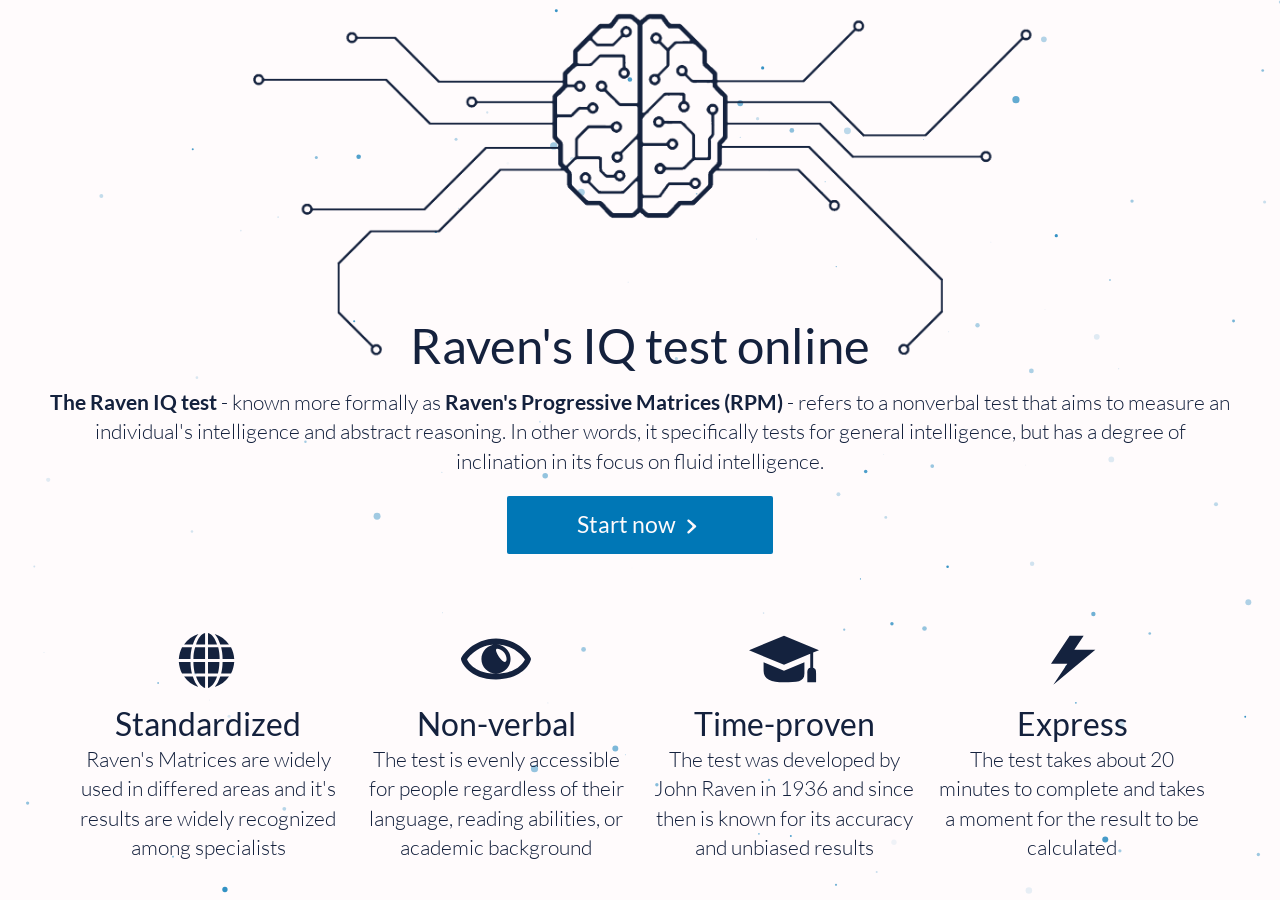
<file: public/index.html>
<!DOCTYPE html>
<html class="default-theme">
	<head>
		<meta charset="utf-8">
		<meta name="viewport" content="width=device-width, initial-scale=1">
		<title>Raven's IQ test</title>
		<script type="text/javascript" defer src="assets/js/jszip.min.js"></script>
		<script type="text/javascript" defer src="assets/js/particles.min.js"></script>
		<script type="text/javascript" defer src="assets/js/tester.js"></script>
		<link rel="stylesheet" href="assets/css/main.css">
	</head>
	<body>
		<main>
			<div class="announcement">
				<div class="announcement-body">
					<div class="big-logo"></div>
					<h1>Raven's IQ test online</h1>
					<div class="description"><strong>The Raven IQ test</strong> - known more formally as <strong>Raven's Progressive Matrices (RPM)</strong> - refers to a nonverbal test that aims to measure an individual's intelligence and abstract reasoning. In other words, it specifically tests for general intelligence, but has a degree of inclination in its focus on fluid intelligence.</div>
					<button class="start-test featured">
						<span class="text">Start now</span>
						<span class="icon"></span>
					</button>
					<div class="describers">
						<div class="item">
							<span class="icon globe"></span>
							<div class="text">
								<h4>Standardized</h4>
								<p>Raven's Matrices are widely used in differed areas and it's results are widely recognized among specialists</p>
							</div>
						</div>
						<div class="item">
							<span class="icon eye"></span>
							<div class="text">
								<h4>Non-verbal</h4>
								<p>The test is evenly accessible for people regardless of their language, reading abilities, or academic background</p>
							</div>
						</div>
						<div class="item">
							<span class="icon graduation"></span>
							<div class="text">
								<h4>Time-proven</h4>
								<p>The test was developed by John Raven in 1936 and since then is known for its accuracy and unbiased results</p>
							</div>
						</div>
						<div class="item">
							<span class="icon lightning"></span>
							<div class="text">
								<h4>Express</h4>
								<p>The test takes about 20 minutes to complete and takes a moment for the result to be calculated</p>
							</div>
						</div>
					</div>
				</div>
			</div>
		</main>
		<div class="hidden hidden-content">
			<div class="instruction">
				<h2>Test Instructions</h2>
				<p>Now you will be offered a series of graphic drawings. There are 60 of them in total, they are grouped into 5 sets.</p>
				<p>On each individual figure in the upper half of the sheet there is a rectangle that has a certain background or component elements (shapes) interconnected by some kind of dependence. In the lower right corner of the rectangle there is a cutout - a free, empty space.</p>
				<img class="replace-black" src="assets/img/instruction1.png" alt="Task">
				<p>Under the rectangle there are 2 rows of fragments (six or eight), which, in shape and size, exactly fit the cutout of the rectangle. Each proposed fragment has a different pattern.</p>
				<p>Your task is to find in a number of fragments one that would fit exactly into the free space. The prerequisite for a correct decision is a logical reasoning about the law according to which the drawing is drawn in the rectangle, the empty space in which you must fill.</p>
				<img src="assets/img/instruction2.png" alt="Answer">
				<p>Time to solve 60 tasks is limited to 20 minutes. Do not linger on the first tasks of the test, as their complexity increases all the time.</p>
				<div class="btn-panel"></div>
			</div>
			<div class="paywall-animation">
				<div class="progressbar">
					<div class="progressline"></div>
				</div>
				<ul class="milestone-list">
					<li class="active">
						<div class="bullet">
							<span class="point"></span>
						</div>
						<span>Submitting your result</span>
					</li>
					<li>
						<div class="bullet">
							<span class="point"></span>
						</div>
						<span>Calculating IQ score</span>
					</li>
					<li>
						<div class="bullet">
							<span class="point"></span>
						</div>
						<span>Generating certificate</span>
					</li>
					<li class="request-payment">
						<div class="bullet">
							<span class="point"></span>
						</div>
						<span>Selecting assessment option</span>
					</li>
				</ul>
			</div>
			<div class="paywall-panel" style="height: 0px">
				<form class="age">
					<fieldset class="card">
						<legend>Please, enter your age</legend>
						<input type="text" maxlength="2" data-autofocus="true">
						<button type="submit">
							<span class="icon"></span>
						</button>
						<div class="desc">
							<small>Age is needed to properly calculate your score</small>
						</div>
					</fieldset>
				</form>
				<form class="name">
					<fieldset class="card">
						<legend>Please, enter your name</legend>
						<input type="text" maxlength="40" data-autofocus="true">
						<button type="submit">
							<span class="icon"></span>
						</button>
						<div class="desc">
							<small>This name will be displayed on your certificate and result page</small>
						</div>
					</fieldset>
				</form>
				<div class="payment-options">
					<div class="payment-option">
						<div class="header">
							<h3 class="name">Minimal</h3>
							<div class="price">$5</div>
						</div>
						<div class="description">Minimalistic plan if you just want to view the result</div>
						<div class="inner-body">
							<div class="features">
								<h4>Features</h4>
								<ul>
									<li>
										<span class="feature-name">IQ Assessment</span>
									</li>
								</ul>
							</div>
							<button class="choose highlighted" type="submit" data-tier="0">Choose Package</button>
						</div>
					</div>
					<div class="payment-option featured">
						<div class="header">
							<h3 class="name">Advanced</h3>
							<div class="price">$15</div>
						</div>
						<div class="description">Preferred option for most users. Issues result certificate with permanent link</div>
						<div class="inner-body">
							<div class="features">
								<h4>Features</h4>
								<ul>
									<li>
										<span class="feature-name">IQ Assessment</span>
									</li>
									<li>
										<span class="feature-name">Permanent result link</span>
									</li>
									<li>
										<span class="feature-name">Raven's IQ Certificate</span>
									</li>
								</ul>
							</div>
							<button class="choose featured" type="submit" data-tier="2">Choose Package</button>
						</div>
					</div>
					<div class="payment-option">
						<div class="header">
							<h3 class="name">Standard</h3>
							<div class="price">$10</div>
						</div>
						<div class="description">Provides IQ assessment as well as permanent shareable result link</div>
						<div class="inner-body">
							<div class="features">
								<h4>Features</h4>
								<ul>
									<li>
										<span class="feature-name">IQ Assessment</span>
									</li>
									<li>
										<span class="feature-name">Permanent result link</span>
									</li>
								</ul>
							</div>
							<button class="choose highlighted" type="submit" data-tier="1">Choose Package</button>
						</div>
					</div>
				</div>
			</div>
			<div class="timeout-modal">
				<div class="backdrop"></div>
				<div class="card modal">
					<div class="icon"></div>
					<div class="message">Time is up!</div>
					<button class="finish">
						<span class="text">Finish</span>
						<span class="icon"></span>
					</button>
				</div>
			</div>
		</div>
		<div class="page-bg" id="particles-target"></div>
	</body>
</html>
</file>
<file: public/assets/css/main.css>
/* CSS reset */
html,body,div,span,applet,object,iframe,h1,h2,h3,h4,h5,h6,p,a,img,ins,kbd,q,s,samp,tt,var,b,u,i,dl,dt,dd,ol,ul,li,fieldset,form,label,legend,table,caption,tbody,tfoot,thead,tr,th,td,article,aside,canvas,details,embed,figure,figcaption,footer,header,hgroup,menu,nav,output,ruby,section,summary,time,mark,audio,video,button{margin:0;padding:0;border:0;font-size:100%;font:inherit;vertical-align:baseline}
article,aside,details,figcaption,figure,footer,header,hgroup,menu,nav,section{display: block}
body{line-height:1}
ol,ul{list-style:none}
table{border-collapse:collapse;border-spacing:0}

@keyframes bg-appear{
	0% {
		transform: scale(0);
	}
	100% {
		transform: scale(1);
	}
}

@keyframes blinking{
	0% {
		color: red;
	}
	50% {
		color: var(--text-color);
	}
	100% {
		color: red;
	}
}

@font-face {
	font-family: "Lato";
	font-weight: 300;
	src: url("../fonts/Lato-Light.ttf") format("truetype");
}

@font-face {
	font-family: "Lato";
	font-weight: 400;
	src: url("../fonts/Lato-Regular.ttf") format("truetype");
}

@font-face {
	font-family: "Lato";
	font-weight: 700;
	src: url("../fonts/Lato-Bold.ttf") format("truetype");
}

@font-face {
	font-family: "Lato";
	font-weight: 900;
	src: url("../fonts/Lato-Black.ttf") format("truetype");
}

html {
	font-size: 21px;
	font-family: "Lato", sans-serif;
	font-weight: 300;
	--icon-done: url("data:image/svg+xml,%3Csvg xmlns='http://www.w3.org/2000/svg' viewBox='0 0 24 24'%3E%3Cg fill='%23000000'%3E%3Cpath d='M22.5 4.5c-.8-.8-2.2-.8-3 0L9 15l-4.5-4.5c-.8-.8-2.2-.8-3 0s-.8 2.2 0 3L9 21 22.5 7.5c.8-.8.8-2.2 0-3z'%3E%3C/path%3E%3C/g%3E%3C/svg%3E");
	--icon-right: url("data:image/svg+xml,%3Csvg xmlns='http://www.w3.org/2000/svg' viewBox='0 0 24 24'%3E%3Cg fill='%23000000'%3E%3Cpath d='M7.6 5.8c0 .4.1.7.4.9l4.6 4.3c.5.5.5 1.4 0 1.9L8 17.2c-.3.2-.4.6-.4.9 0 1.1 1.3 1.7 2.1.9l6.8-6.2c.6-.5.6-1.4 0-1.9l-6.8-6c-.8-.7-2.1-.1-2.1.9z'%3E%3C/path%3E%3C/g%3E%3C/svg%3E");
	--icon-left: url("data:image/svg+xml,%3Csvg xmlns='http://www.w3.org/2000/svg' viewBox='0 0 24 24'%3E%3Cg fill='%23000000'%3E%3Cpath d='M16.4 18.2c0-.4-.1-.7-.4-.9L11.4 13c-.5-.5-.5-1.4 0-1.9L16 6.8c.3-.2.4-.6.4-.9 0-1.1-1.3-1.7-2.1-.9l-6.8 6.2c-.6.5-.6 1.4 0 1.9l6.8 6.2c.8.5 2.1-.1 2.1-1.1z'%3E%3C/path%3E%3C/g%3E%3C/svg%3E");
	--icon-timer: url("data:image/svg+xml,%3Csvg xmlns='http://www.w3.org/2000/svg' viewBox='0 0 24 24'%3E%3Cg fill='%23000000'%3E%3Cpath d='M21 6l-2-2-1.7 1.7C16 4.8 14.6 4.2 13 4.1V3h1c.5 0 1-.5 1-1s-.5-1-1-1h-4c-.5 0-1 .5-1 1s.5 1 1 1h1v1.1c-1.6.1-3 .7-4.3 1.6L5 4 3 6l1.7 1.7C3.6 9.2 3 11 3 13c0 5 4 9 9 9s9-4 9-9c0-2-.6-3.8-1.7-5.3L21 6zm-4.1 11.9L12 13V6c3.9 0 7 3.1 7 7 0 1.9-.8 3.7-2.1 4.9z'%3E%3C/path%3E%3C/g%3E%3C/svg%3E");
	--icon-globe: url("data:image/svg+xml,%3Csvg xmlns='http://www.w3.org/2000/svg' viewBox='0 0 24 24'%3E%3Cg fill='%23000000'%3E%3Cpath d='M11 12V8H7.6c-.4 1.2-.6 2.6-.6 4h4zM2 12h4c0-1.4.2-2.8.5-4H3.1c-.6 1.2-1 2.6-1.1 4zM6.5 17c-.3-1.2-.5-2.6-.5-4H2c.1 1.4.5 2.8 1.1 4h3.4zM16 12c0-1.4-.2-2.8-.5-4H12v4h4zM12 3.1V7h3.1c-.7-2.1-1.8-3.6-3.1-3.9zM16.2 7h3c-1.2-1.7-2.9-3-4.9-3.6.8.9 1.4 2.1 1.9 3.6zM11 7V3.1C9.7 3.4 8.6 4.9 7.9 7H11zM11 13H7c0 1.4.2 2.8.5 4H11v-4zM16.5 8c.3 1.2.5 2.6.5 4h4c-.1-1.4-.5-2.8-1.1-4h-3.4zM6.8 18h-3c1.2 1.7 2.9 3 4.9 3.6-.8-.9-1.4-2.1-1.9-3.6zM6.8 7c.5-1.5 1.1-2.7 1.9-3.6C6.7 4 5 5.3 3.8 7h3zM16.2 18c-.5 1.5-1.1 2.7-1.9 3.6 2-.6 3.7-1.9 4.9-3.6h-3zM12 18v3.9c1.3-.3 2.4-1.8 3.1-3.9H12zM21 13h-4c0 1.4-.2 2.8-.5 4h3.4c.6-1.2 1-2.6 1.1-4zM11 21.9V18H7.9c.7 2.1 1.8 3.6 3.1 3.9zM12 13v4h3.4c.3-1.2.5-2.6.5-4H12z'%3E%3C/path%3E%3C/g%3E%3C/svg%3E");
	--icon-eye: url("data:image/svg+xml,%3Csvg xmlns='http://www.w3.org/2000/svg' viewBox='0 0 24 24'%3E%3Cg fill='%23000000'%3E%3Cpath d='M12 7c5.79 0 9.14 3.91 9.91 5.13C21.33 13.51 18.67 17 12 17s-9.33-3.49-9.91-4.87C2.86 10.91 6.21 7 12 7m0-2C4.37 5 0 11 0 12s2.71 7 12 7 12-6 12-7-4.37-7-12-7zm0 2c-2.76 0-5 2.24-5 5s2.24 5 5 5 5-2.24 5-5-2.24-5-5-5zm3 6c-1 0-3-3-3-4s1.7-.3 2.71.71S16 13 15 13z'%3E%3C/path%3E%3C/g%3E%3C/svg%3E");
	--icon-graduation: url("data:image/svg+xml,%3Csvg xmlns='http://www.w3.org/2000/svg' viewBox='0 0 24 24'%3E%3Cg fill='%23000000'%3E%3Cpath d='M5 13.1V16c0 3 2.6 4 7 4s7 0 7-3v-3.9L12 16l-7-2.9z'%3E%3C/path%3E%3Cpath d='M22 15V9.8l2-.8-12-5L0 9l12 5 9-3.8V15c-1 .2-1 1.1-1 2v3h3v-3c0-.9 0-1.7-1-2z'%3E%3C/path%3E%3C/g%3E%3C/svg%3E");
	--icon-lightning: url("data:image/svg+xml,%3Csvg xmlns='http://www.w3.org/2000/svg' viewBox='0 0 24 24'%3E%3Cg fill='%23000000'%3E%3Cpath d='M22 8h-9l4-6h-6L3 14h7l-6 9z'%3E%3C/path%3E%3C/g%3E%3C/svg%3E");
	--content-width: 800px;
}

html.default-theme {
	--background-color: #FFFBFC;
	--secondary-bg-color: #e5e5e5;
	--selected-color: #e5e5e5;
	--main-color: #14213d;
	--text-color: #14213d;
	--featured-color: #0077b6;
	--black-to-text-filter: invert(8%) sepia(51%) saturate(1848%) hue-rotate(200deg) brightness(99%) contrast(92%);;
	--black-to-bg-filter: invert(100%) sepia(62%) saturate(587%) hue-rotate(287deg) brightness(100%) contrast(110%);
	--black-to-featured-filter: invert(26%) sepia(98%) saturate(1797%) hue-rotate(181deg) brightness(94%) contrast(101%);
}

@media(max-width: 800px){
	:root {
		--content-width: 100%;
	}
}

html,body {
	color: var(--text-color);
	text-size-adjust: none;
	-webkit-text-size-adjust: none;
	-moz-text-size-adjust: none;
	-ms-text-size-adjust: none;
}

body{
	min-height: 100vh;
	background-color: var(--background-color);
}

button{
	border: none;
	background-color: transparent;
	padding: 16px 25px;
	font-weight: 400;
	font-size: 1.1rem;
	transition-property: box-shadow, transform, background-color;
	transition-duration: 150ms;
	transition-timing-function: ease-out;
	border-radius: 2px;
	box-shadow: 0px 0px 0px 0px rgba(0,0,0,0.35);
	color: var(--text-color);
	cursor: pointer;
}

button:disabled{
	background-color: var(--secondary-bg-color);
	cursor: default;
}

button:disabled > *{
	opacity: .6;
}

button:hover:not(:disabled){
	background-color: inherit;
	box-shadow: 2px 2px 8px 0px rgba(0,0,0,0.35);
}

button.selected:not(:disabled){
	background-color: var(--selected-color);
	transition-duration: 0ms;
	transform: translate(0, 0);
}

button:hover:not(:disabled){
	transform: translate(-2px, -2px);
	transition-duration: 150ms;
}

button:active:not(:disabled){
	background-color: var(--selected-color);
	box-shadow: 0px 0px 0px 0px rgba(0,0,0,0.35);
	transition-duration: 0ms;
	transform: translate(0, 0);
}

button .text{
	display: inline-block;
	vertical-align: middle;
}

button.highlighted{
	border: 1px solid var(--featured-color);
	color: var(--featured-color);
}

button.highlighted:hover{
	border: 1px solid var(--featured-color);
	background-color: var(--featured-color);
	transform: translate(-4px, -4px);
	box-shadow: 2px 2px 8px 0px rgba(0,0,0,0.55);
	color: var(--background-color);
}

button.highlighted:active:not(:disabled){
	box-shadow: 0px 0px 0px 0px rgba(0,0,0,0.35);
	transition-duration: 0ms;
	transform: translate(0, 0);
}

button.featured{
	background-color: var(--featured-color);
	color: var(--background-color);
}

button.featured:hover:not(:disabled){
	background-color: var(--featured-color);
	box-shadow: 2px 2px 8px 0px rgba(0,0,0,0.35);
}

button.featured:active:not(:disabled){
	box-shadow: 0px 0px 0px 0px rgba(0,0,0,0.35);
	transition-duration: 0ms;
	transform: translate(0, 0);
}


body.mobile button{
	transition: none !important;
	transform: none !important;
}

.icon{
	display: inline-block;
	width: 1em;
	height: 1em;
	background-size: 100%;
	vertical-align: middle;
	margin: 0 8px;
	filter: var(--black-to-text-filter);
	background-position: center;
	background-repeat: no-repeat;
}

.icon.globe{
	background-image: var(--icon-globe);
}

.icon.lightning{
	background-image: var(--icon-lightning);
	background-size: 80%;
}

.icon.eye{
	background-image: var(--icon-eye);
}

.icon.graduation{
	background-image: var(--icon-graduation);
}

button.featured .icon{
	filter: var(--black-to-bg-filter);
}

button .icon:last-child{
	margin-right: 0;
}

button .icon:first-child{
	margin-left: 0;
}

h1{
	line-height: 150%;
	font-size: 2.35rem;
    font-weight: 500;
}

h2{
	line-height: 150%;
    font-size: 1.6rem;
    font-weight: 500;
}

small{
	font-size: .78em;
	color: gray;
}

img.replace-black{
	filter: var(--black-to-text-filter);
}

.hidden{
	display: none !important;
}


.card{
	background-color: var(--background-color);
	box-shadow: 2px 2px 8px 0px rgba(0,0,0,0.7);
	border-radius: 5px;
	padding: 15px;
	margin: 10px;
}


main{
	display: grid;
	grid-template-rows: 1fr;
	align-items: center;
	justify-items: center;
	height: 100vh;
	width: 100%;
	transition-property: opacity;
	transition-duration: 300ms;
	transition-timing-function: ease-out;
	overflow: hidden auto;
}

main.faded{
	opacity: 0;
}

header, footer{
	width: 100%;
	height: 70px;
}

header {
	background: linear-gradient(180deg, rgba(255,251,252,1) 0%, rgba(255,251,252,1) 57%, rgba(255,251,252,0.31414572665003504) 92%, rgba(255,251,252,0) 100%);
}

header .logo{
	display: inline-block;
	padding: 10px;
	user-select: none;
	color: inherit;
	text-decoration: inherit;
}

header .logo .icon{
	background-image: url("../img/logo.png");
	width: 47px;
	height: 47px;
	margin: 0;
	margin-right: 7px;
}

header .logo .text{
	font-weight: 600;
	font-size: 1.4rem;
	vertical-align: middle;
}

.page-bg{
	position: fixed;
	top: 0;
	left: 0;
	z-index: -1;
	width: 100%;
	height: 100%;
	background-color: var(--background-color);
}

.page-bg .particles-js-canvas-el{
	transition: transform 1.4s ease-out;
	transform: scale(0);
}

.page-bg .particles-js-canvas-el.loaded{
	transform: scale(1);
}

.announcement{
	opacity: 1;
	text-align: center;
	width: 100%;
}

.announcement .announcement-body{
	width: 100%;
	max-width: 1200px;
	margin: auto;
}

.announcement .announcement-body .big-logo{
	padding-top: 360px;
	margin: auto;
	max-width: 800px;
	width: 100%;
	background-image: url("../img/full_logo.png");
	background-repeat: no-repeat;
	background-position: center;
	background-size: 100% auto;
	margin-bottom: -52px;
	filter: var(--black-to-text-filter);
}

@media(max-width: 800px){
	.announcement .announcement-body .big-logo{
		padding-top: 50%;
		background-size: 160% auto;
		margin-bottom: 0;
		margin-top: 30px;
		background-position: center top;
	}
}

@media(max-width: 500px){
	.announcement h1{
		font-size: 1.7rem;
	}
}

.announcement .announcement-body .description{
	line-height: 140%;
	margin: 5px 10px 20px 10px;
}

.announcement .start-test{
	padding: 14px 70px 18px 70px;
}

.announcement .start-test .icon{
	background-image: var(--icon-right);
	filter: var(--black-to-bg-filter);
	position: relative;
	top: 2px;
	margin: 0;
}

.announcement .describers{
	display: grid;
	grid-template-columns: 1fr 1fr 1fr 1fr;
	justify-items: center;
	position: relative;
	margin: 50px 0;
}

.announcement .describers > .item{
	max-width: 300px;
	padding: 10px;
	box-sizing: border-box;
}

.announcement .describers > .item > .icon{
	width: 70px;
	height: 70px;
	margin: 10px;
}

.announcement .describers h4{
	font-size: 1.5rem;
	font-weight: 500;
	line-height: 130%;
}

.announcement .describers p{
	line-height: 140%;
}

@media(min-width: 1201px){
	.announcement .describers{
		left: calc(0px - (90vw - 100%) / 2);
		width: 90vw;
	}
}

@media(max-width: 800px){
	.announcement .describers{
		grid-template-columns: 1fr 1fr;
	}
	
	.announcement .describers > .item{
		max-width: 100%;
	}
}

@media(max-width: 400px){
	.announcement .describers{
		grid-template-columns: 100%;
	}
}




.test-container{
	display: grid;
	align-items: center;
	justify-items: center;
	grid-template-columns: 1fr;
	grid-template-rows: 1fr;
	position: fixed;
	top: 0;
	left: 0;
	width: 100%;
	height: 100%;
	overflow: hidden;
}

.test-container.hidden{
	display: block !important;
	width: 0;
	height: 0;
}

.tester-page{
	grid-column-start: 1;
	grid-column-end: 2;
	grid-row-start: 1;
	grid-row-end: 2;
	width: 100%;
	height: 100%;
	overflow-y: auto;
	box-sizing: border-box;
	background-color: transparent;
	z-index: -1;
	opacity: 0;
	pointer-events: none;
	transition-property: opacity;
	transition-duration: 300ms;
	transition-timing-function: ease-out;
	backdrop-filter: none;
}

.tester-page.active{
	opacity: 1;
	z-index: 1;
	pointer-events: auto;
}


.tester-page.intro{
	display: grid;
	grid-template-columns: 1fr;
	align-items: center;
	justify-items: center;
}

body.desktop .tester-page.intro.active{
	backdrop-filter: blur(2px);
}

.tester-page.intro .instruction{
	width: var(--content-width);
	text-align: center;
	box-sizing: border-box;
	padding: 1rem .4rem 0 .4rem;
}

.tester-page.intro p{
	text-align: left;
	margin: 15px 0;
	font-size: 1.1rem;
}

.tester-page.intro img{
	max-width: 100%;
}

.tester-page.intro .btn-panel{
	background: linear-gradient(0deg, rgba(255,251,252,1) 0%, rgba(255,251,252,1) 57%, rgba(255,251,252,0.31414572665003504) 92%, rgba(255,251,252,0) 100%);
	position: sticky;
	bottom: 0;
	padding: 20px 0;
}

.tester-page.intro button.start .icon{
	background-image: var(--icon-right);
}



.tester-page.questions{
	user-select: none;
	background-color: var(--background-color);
	display: grid;
	grid-template-columns: 1fr;
	grid-template-rows: auto 1fr;
	gap: 20px;
	backdrop-filter: none;
	padding: 25px 0;
}

.questions-list{
	display: grid;
	grid-template-rows: 1fr;
	grid-template-columns: 1fr;
	align-items: center;
	justify-items: center;
}

.question{
	grid-column-start: 1;
	grid-column-end: 2;
	grid-row-start: 1;
	grid-row-end: 2;
	width: var(--content-width);
	transform-origin: center;
	transition: opacity 150ms 50ms, transform 150ms 50ms, margin-top 0ms 0ms;
	margin-top: 0;
}

.question:not(.selected){
	z-index: -1;
	transform: scale(.95);
	opacity: 0;
	transition: opacity 50ms 0ms, transform 50ms 0ms, margin-top 0ms 300ms;
	pointer-events: none;
	margin-top: -1000px; /* trick to avoid hidden questions expanding the page */
	overflow: hidden;
}

body.mobile .question{
	transition: none;
}

body.mobile .question:not(.selected){
	display: none;
}

.question-img-wrapper, .answer-img-wrapper{
	margin: auto;
	overflow: hidden;
	position: relative;
}

.question-img-wrapper > img, .answer-img-wrapper > img{
	position: absolute;
}

.question[data-answers_amount="8"] > .question-img-wrapper{
	width: 290px;
	height: 240px;
}

.question[data-answers_amount="8"] > .question-img-wrapper .question-img{
	top: -2px;
	left: -2px;
}

.question[data-answers_amount="8"] .answer-img-wrapper{
	width: 120px;
	height: 72px;
}

.question[data-answers_amount="8"] .answer:nth-child(1) .answer-img{
	top: -270px;
	left: 0px;
}

.question[data-answers_amount="8"] .answer:nth-child(2) .answer-img{
	top: -270px;
	left: -121px;
}

.question[data-answers_amount="8"] .answer:nth-child(3) .answer-img{
	top: -270px;
	left: -242px;
}

.question[data-answers_amount="8"] .answer:nth-child(4) .answer-img{
	top: -270px;
	left: -363px;
}

.question[data-answers_amount="8"] .answer:nth-child(5) .answer-img{
	top: -368px;
	left: 0px;
}

.question[data-answers_amount="8"] .answer:nth-child(6) .answer-img{
	top: -368px;
	left: -121px;
}

.question[data-answers_amount="8"] .answer:nth-child(7) .answer-img{
	top: -368px;
	left: -242px;
}

.question[data-answers_amount="8"] .answer:nth-child(8) .answer-img{
	top: -368px;
	left: -363px;
}


.question[data-answers_amount="6"] > .question-img-wrapper{
	width: 335px;
	height: 210px;
}

.question[data-answers_amount="6"] > .question-img-wrapper .question-img{
	top: -2px;
	left: -2px;
}

.question[data-answers_amount="6"] .answer-img-wrapper{
	width: 130px;
	height: 82px;
}

.question[data-answers_amount="6"] .answer:nth-child(1) .answer-img{
	top: -245px;
	left: 0px;
}

.question[data-answers_amount="6"] .answer:nth-child(2) .answer-img{
	top: -245px;
	left: -150px;
}

.question[data-answers_amount="6"] .answer:nth-child(3) .answer-img{
	top: -245px;
	left: -300px;
}

.question[data-answers_amount="6"] .answer:nth-child(4) .answer-img{
	top: -358px;
	left: 0px;
}

.question[data-answers_amount="6"] .answer:nth-child(5) .answer-img{
	top: -358px;
	left: -150px;
}

.question[data-answers_amount="6"] .answer:nth-child(6) .answer-img{
	top: -358px;
	left: -300px;
}


.test-info{
	width: var(--content-width);
	margin: auto;
}

.test-info > .timer{
	display: grid;
	grid-template-columns: 70px 70px;
	justify-content: center;
	font-weight: 400;
	padding: 12px 0;
	gap: 10px;
	text-align: center;
}

.test-info > .timer .time-left.ending{
	animation: blinking 1s infinite;
}

.test-info > .progress{
	overflow: hidden;
	position: relative;
	margin-top: 15px;
	margin-bottom: 20px;
	width: 100%;
}

.test-info > .progress .slider{
	position: relative;
	top: 0;
	left: 0;
	width: calc(100% * 5);
	transition-property: left;
	transition-duration: 300ms;
	transition-timing-function: ease-out;
}

.milestone-line{
	display: inline-block;
	width: 20%;
	height: 30px;
	text-align: center;
	position: relative;
}

.milestone-line .point{
	display: inline-block;
	width: 30px;
	height: 30px;
	box-sizing: border-box;
	margin: 0 calc((100% - 30px * 12) / 24);
	border-radius: 50%;
	background-color: transparent;
	position: relative;
	overflow: visible;
}

.milestone-line .point.accessible{
	cursor: pointer;
}

.milestone-line .point.accessible:hover{
	background-color: rgba(0,0,0,.05);
}

.milestone-line .point::before{
	content: "";
	display: block;
	position: absolute;
	top: calc((100% - 15px) / 2);
	left: calc((100% - 15px) / 2);
	width: 15px;
	height: 15px;
	background-color: var(--secondary-bg-color);
	border-radius: 50%;
	opacity: 1;
	transition-property: opacity;
	transition-duration: 200ms;
	transition-timing-function: linear;
}

.milestone-line .point.active::before{
	opacity: 0;
}

.milestone-line .point.current::before{
	opacity: 0;
}

.milestone-line .point::after{
	content: "";
	display: block;
	position: absolute;
	top: 50%;
	left: 50%;
	width: 0;
	height: 0;
	background-color: var(--main-color);
	transition-property: top, left, width, height, border-width, opacity;
	transition-duration: 100ms;
	transition-timing-function: linear;
	border-radius: 50%;
	box-sizing: border-box;
	border: 0 solid var(--background-color);
	opacity: 0;
}

body.mobile .milestone-line .point::after{
	transition: none;
}

.milestone-line .point.active::after{
	top: calc((100% - 18px) / 2);
	left: calc((100% - 18px) / 2);
	width: 18px;
	height: 18px;
	border-width: 2px;
	opacity: 1;
}

.milestone-line .point.current::after{
	top: calc((100% - 24px) / 2);
	left: calc((100% - 24px) / 2);
	width: 24px;
	height: 24px;
	border-width: 2px;
	opacity: 1;
}

.milestone-line .progressbar{
	position: absolute;
	height: 4px;
	width: calc(100% / 12 * 11);
	top: calc(50% - 2px);
	left: calc(100% / 24);
	background-color: var(--secondary-bg-color);
	overflow: hidden;
}

.milestone-line .progressline{
	background-color: var(--main-color);
	height: 100%;
	width: 0;
	transition-property: width;
	transition-duration: 100ms;
	transition-timing-function: linear;
}

body.mobile .milestone-line .progressline{
	transition: none;
}

.test-info .sets{
	width: 60%;
	height: 45px;
	margin: auto;
}

.test-info .set{
	display: inline-grid;
	position: relative;
	padding: 0;
	width: 20%;
	height: 100%;
	grid-template-rows: 1fr;
	align-content: center;
	align-items: center;
	border-radius: 0;
	box-sizing: border-box;
	border-top: 2px solid var(--secondary-bg-color);
}

.test-info .set:hover{
	z-index: 1;
}

.test-info .set .set-name{
	display: block;
	font-weight: 400;
	position: relative;
	z-index: 1;
}

.test-info .set .set-progress{
	position: absolute;
	width: 100%;
	height: 5px;
	top: -2px;
	left: 0;
}

.test-info .set .set-progress .set-progress-line{
	height: 100%;
	width: 0%;
	background: linear-gradient(180deg, rgba(20,33,61,1) 0%, rgba(20,33,61,1) 12%, rgba(20,33,61,0) 100%);
	transition-property: width;
	transition-duration: 100ms;
	transition-timing-function: linear;
}

.test-info .buttons{
	text-align: center;
	height: 60px;
}

.test-info .buttons button{
	width: 170px;
	margin: 0 5px;
}

button.prev .icon{
	background-image: var(--icon-left);
}
button.next .icon{
	background-image: var(--icon-right);
}
button.finish .icon{
	background-image: var(--icon-done);
}


.question .answers{
	text-align: center;
	margin: 20px auto;
}

.question[data-answers_amount="6"] .answers{
	max-width: 600px;
}

.question .answer{
	display: inline-grid;
	align-content: center;
	justify-content: center;
	width: 150px;
	height: 150px;
	margin: 10px;
}



.tester-page.paywall{
	display: grid;
	grid-template-columns: auto;
	align-items: center;
	justify-items: center;
	gap: 20px;
	background-color: var(--background-color);
	backdrop-filter: none;
}

.tester-page.paywall .paywall-animation{
	position: relative;
	transform: scale(.85);
	opacity: 0;
	transition-duration: 400ms;
	transition-timing-function: ease-out;
	transition-property: opacity, transform;
}

.tester-page.paywall.active .paywall-animation{
	transform: scale(1);
	opacity: 1;
}

.milestone-list{
	font-size: 2.1rem;
}

.milestone-list li{
	transition-property: opacity;
	transition-duration: 150ms;
	transition-timing-function: linear;
	color: var(--text-color);
	opacity: 1;
}

.milestone-list li:not(.active):not(.complete) > span{
	opacity: .35;
}

.milestone-list li{
	display: grid;
	grid-template-columns: auto auto;
	justify-content: start;
	align-items: center;
}

.milestone-list li .bullet{
	position: relative;
	display: grid;
	grid-template-columns: 1fr;
	align-items: center;
	justify-items: center;
	height: 100%;
}

.milestone-list li .bullet::before, .milestone-list li .bullet::after{
	content: "";
	position: absolute;
	display: block;
	width: 6px;
	height: 100%;
	top: 0;
	left: calc(50% - 3px);
	z-index: -1;
}

.milestone-list li:first-child .bullet::before, .milestone-list li:first-child .bullet::after{
	clip-path: inset(50% 0 0 0);
}

.milestone-list li:last-child .bullet::before, .milestone-list li:last-child .bullet::after{
	clip-path: inset(0 0 50% 0);
}

.milestone-list li .bullet::before{
	background-color: var(--secondary-bg-color);
}

.milestone-list li .bullet::after{
	padding-bottom: 100%;
	box-sizing: border-box;
	background-clip: content-box;
	background-color: var(--main-color);
	transition-delay: 0ms;
	transition-property: padding-bottom;
	transition-duration: 60ms;
	transition-timing-function: linear;
}

.milestone-list li.active .bullet::after{
	transition-delay: 360ms;
	padding-bottom: 50%;
}

.milestone-list li.complete .bullet::after{
	transition-delay: 300ms;
	padding-bottom: 0%;
}

.milestone-list .point{
	display: grid;
	align-items: center;
	justify-items: center;
	width: 100px;
	height: 100px;
}

@media(max-width: 800px){
	.milestone-list{
		font-size: 1.4rem;
	}
	
	.milestone-list li .bullet::before, .milestone-list li .bullet::after{
		left: calc(30px - 2px);
		width: 4px;
	}
	
	.milestone-list .point{
		width: 60px;
		height: 60px;
	}
}

.milestone-list .point::before, .milestone-list .point::after{
	content: "";
	grid-column-start: 1;
	grid-column-end: 2;
	grid-row-start: 1;
	grid-row-end: 2;
	display: block;
}

.milestone-list .point::before{
	background-color: var(--secondary-bg-color);
	border-radius: 50%;
	width: 100%;
	height: 100%;
	transform: scale(.26);
	transform-origin: center;
	transition: transform 350ms cubic-bezier(.79,2,.81,.84), background-color 150ms 380ms ease-out;
	border: 8px solid var(--background-color);
}

.milestone-list li.active .point::before{
	background-color: var(--main-color);
}

.milestone-list li.complete .point::before{
	background-color: var(--main-color);
	transform: scale(.36);
}

.milestone-list .point::after{
	width: 100%;
	height: 100%;
	transform: scale(.2);
	background-image: var(--icon-done);
	filter: var(--black-to-bg-filter);
	opacity: 0;
	transition-delay: 100ms;
	transition-property: opacity;
	transition-duration: 300ms;
	transition-timing-function: ease-out;
	z-index: 1;
}

.milestone-list li.complete .point::after{
	opacity: 1;
}


.paywall-panel{
	overflow: hidden;
	display: grid;
	width: 100%;
	align-self: start;
	grid-template-columns: auto;
	align-items: center;
	align-content: center;
	justify-items: center;
	justify-content: center;
	transition-property: height, opacity;
	transition-timing-function: ease-out;
	transition-duration: 300ms;
}

.paywall-panel > *{
	grid-column-start: 1;
	grid-column-end: 2;
	grid-row-start: 1;
	grid-row-end: 2;
}

.paywall-panel > *:not(.shown){
	display: none;
}

.paywall-panel:not(.active){
	height: 0;
	opacity: 0;
}

.paywall-panel fieldset{
	padding: 20px 40px;
	margin: 10px;
	text-align: center;
}

.paywall-panel form button[type="submit"]{
	padding: 8px;
	vertical-align: middle;
	margin-left: 10px;
}

.paywall-panel form button[type="submit"] .icon{
	background-image: var(--icon-right);
	width: 1.6em;
	height: 1.6em;
}

.paywall-panel form legend{
	font-weight: 400;
	font-size: 1.07em;
	float: left;
	width: 100%;
	padding-bottom: 12px;
}

.paywall-panel form input[type="text"]{
	font-family: inherit;
	font-weight: 500;
	font-size: 1.2em;
	vertical-align: middle;
	border: 1px solid var(--main-color);
	padding: .25em .4em;
}

.paywall-panel form input[type="text"]:disabled{
	background-color: var(--secondary-bg-color);
}

.paywall-panel form.age input[type="text"]{
	width: 60px;
}

.paywall-panel form.name input[type="text"]{
	max-width: 70%;
}


.payment-options{
	display: grid;
	grid-template-columns: 1fr 1fr 1fr;
	gap: 50px 40px;
	padding: 40px 20px;
}

.payment-options:not(.shown){
	display: grid;
	visibility: hidden;
}

.payment-options .payment-option{
	max-width: 400px;
	margin: 0;
	box-sizing: border-box;
	position: relative;
	opacity: 0;
	transform: scale(.8);
	transform-origin: center;
	transition-property: transform, opacity;
	transition-timing-function: ease-out;
	transition-duration: 400ms;
	transition-delay: 300ms;
	background-color: var(--background-color);
	box-shadow: 2px 2px 8px 0px rgba(0,0,0,0.7);
	border-radius: 5px;
}

@media(min-width: 801px){
	.payment-options .payment-option:nth-child(1){
		transform: scale(.9) translateX(50%);
		transition-delay: 450ms;
	}
	
	.payment-options .payment-option:nth-child(2){
		transform: scale(.7);
		transition-delay: 300ms;
	}
	
	.payment-options .payment-option:nth-child(3){
		transform: scale(.9) translateX(-50%);
		transition-delay: 450ms;
	}
	
}

.payment-options.shown .payment-option:nth-child(2){
	z-index: 1;
	transform: scale(1.1);
}

.payment-options.shown .payment-option{
	opacity: 1;
	transform: scale(1);
}

.payment-options .payment-option.featured::before{
	content: "Most popular";
	text-transform: uppercase;
	display: inline-block;
	position: absolute;
	top: 0;
	left: 50%;
	transform: translateX(-50%) translateY(-50%);
	background-color: var(--featured-color);
	color: var(--background-color);
	font-size: .63rem;
	border-radius: 1em;
	padding: 4px 25px;
}

@media(max-width: 800px){
	.payment-options{
		grid-template-columns: 100%;
	}
	
	.payment-options .payment-option{
		max-width: none;
		width: 100%;
	}
}

.payment-options .payment-option .header{
	display: grid;
	grid-template-columns: 1fr auto;
	align-items: center;
	margin-bottom: 7px;
	margin: 15px 15px 0 15px;
}

.payment-options .payment-option .name{
	font-weight: 700;
	font-size: 1.9rem;
}

.payment-options .payment-option .price{
	font-size: 1.35rem;
	font-weight: 400;
}

.payment-options .payment-option .description{
	font-size: .78em;
	color: gray;
	line-height: 115%;
	height: 60px;
	margin: 0 15px;
}

.payment-options .payment-option .inner-body{
	padding-bottom: 15px;
	box-shadow: 0px 11px 11px -10px rgba(0,0,0,0.15) inset;
	background-color: var(--secondary-bg-color);
	padding-top: 11px;
}

.payment-options .payment-option .features{
	height: 260px;
	margin: 0 15px;
}

.payment-options .payment-option .features h4{
	font-weight: 500;
	font-size: 1.22rem;
	margin-bottom: 11px;
}

.payment-options .payment-option .features li{
	margin: 12px 0;
}

.payment-options .payment-option .features .feature-name{
	vertical-align: middle;
	font-size: 1.1em;
}

.payment-options .payment-option .features li:before{
	content: "";
	display: inline-block;
	width: 1em;
	height: 1em;
	background-image: var(--icon-done);
	vertical-align: middle;
	background-repeat: no-repeat;
	background-size: 88%;
	background-position: 50%;
	filter: var(--black-to-text-filter);
}

.payment-options .payment-option .choose{
	display: block;
	margin: auto;
}


.timeout-modal{
	position: fixed;
	top: 0;
	left: 0;
	z-index: 1000;
}

.timeout-modal .backdrop{
	width: 100vw;
	height: 100vh;
	background-color: rgba(0,0,0,.3);
	transition-property: opacity;
	transition-timing-function: ease-out;
	transition-duration: 150ms;
}

.timeout-modal .modal{
	position: absolute;
	top: 50%;
	left: 50%;
	transform: translateX(-50%) translateY(-50%);
	transform-origin: center;
	text-align: center;
	padding: 30px 60px 10px 60px;
	transition-property: transform, opacity;
	transition-timing-function: ease-out;
	transition-duration: 150ms;
}

.timeout-modal:not(.shown) .backdrop{
	opacity: 0;
}

.timeout-modal:not(.shown) .modal{
	opacity: 0;
	transform: translateX(-50%) translateY(-50%) scale(.7);
}

.timeout-modal .modal > .icon{
	width: 50px;
	height: 50px;
	margin: auto;
	background-image: var(--icon-timer);
}

.timeout-modal .message{
	font-weight: 900;
	font-size: 1.2rem;
}

.timeout-modal .finish{
	margin: 15px;
}



/* Result page */

.result-page{
	display: grid;
	align-content: center;
	min-height: calc(100vh - 70px);
	background-image: url("../img/circuit_bg.png");
	background-position: center;
	background-repeat: no-repeat;
}

.result.expired{
	text-align: center;
	padding: 50px 0;
}

.result.expired .desc{
	font-weight: 400;
	margin-bottom: 10px;
	font-size: 2.3rem;
}

.result.expired button.main-page:hover{
	background-color: var(--background-color);
}


.result.plain{
	text-align: center;
	padding: 50px 0;
}

.result.plain .name{
	font-weight: 600;
	margin-bottom: 10px;
	font-size: 2.3rem;
}

.result.plain .desc{
	font-weight: 400;
	margin-bottom: 10px;
}

.result.plain .score{
	font-weight: 900;
	font-size: 5.3rem;
}

.cert-wrapper{
	box-sizing: border-box;
	width: 1000px;
	max-width: 100vw;
	margin: 20px auto;
	display: block;
	position: relative;
}

.cert-wrapper::after{
	content: "";
	display: block;
	position: absolute;
	top: 0;
	left: 0;
	width: 100%;
	height: 100%;
	opacity: 0;
	background-color: rgba(0, 0, 0, .4);
}

.cert-wrapper:hover::after{
	opacity: 1;
}

.cert-wrapper::before{
	content: "Click to Download";
	display: block;
	text-align: center;
	position: absolute;
	top: 50%;
	left: 0;
	opacity: 0;
	width: 100%;
	transform: translateY(-50%);
	color: white;
	font-weight: 400;
	z-index: 1;
	font-size: 2rem;
}

.cert-wrapper:hover::before{
	opacity: 1;
}

.cert-wrapper img,
.cert-wrapper canvas{
	width: 100%;
	box-shadow: 0px 0px 16px 3px rgba(0,0,0,0.64);
	display: block;
}

.cert-loading{
	text-align: center;
	padding: 60px 20px;
	font-size: 1.3rem;
	font-weight: 300;
	color: gray;
}
</file>
